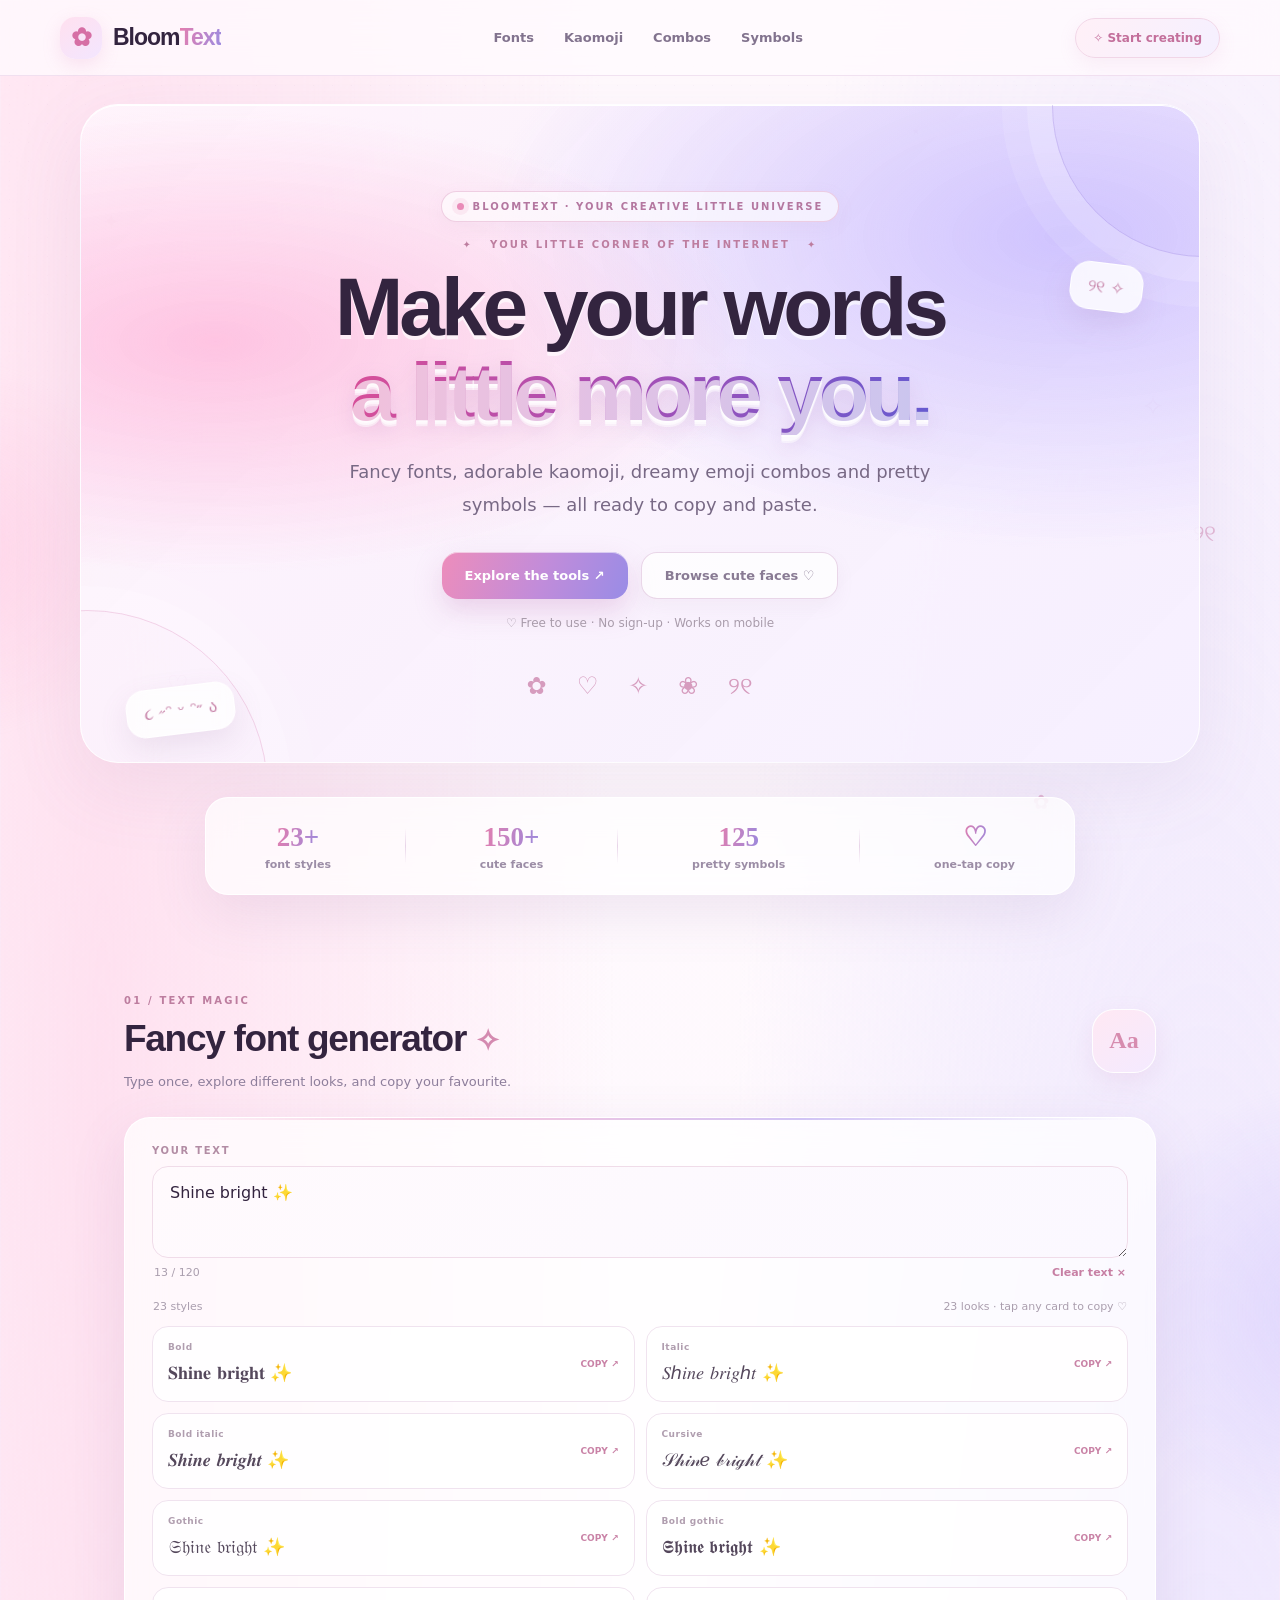
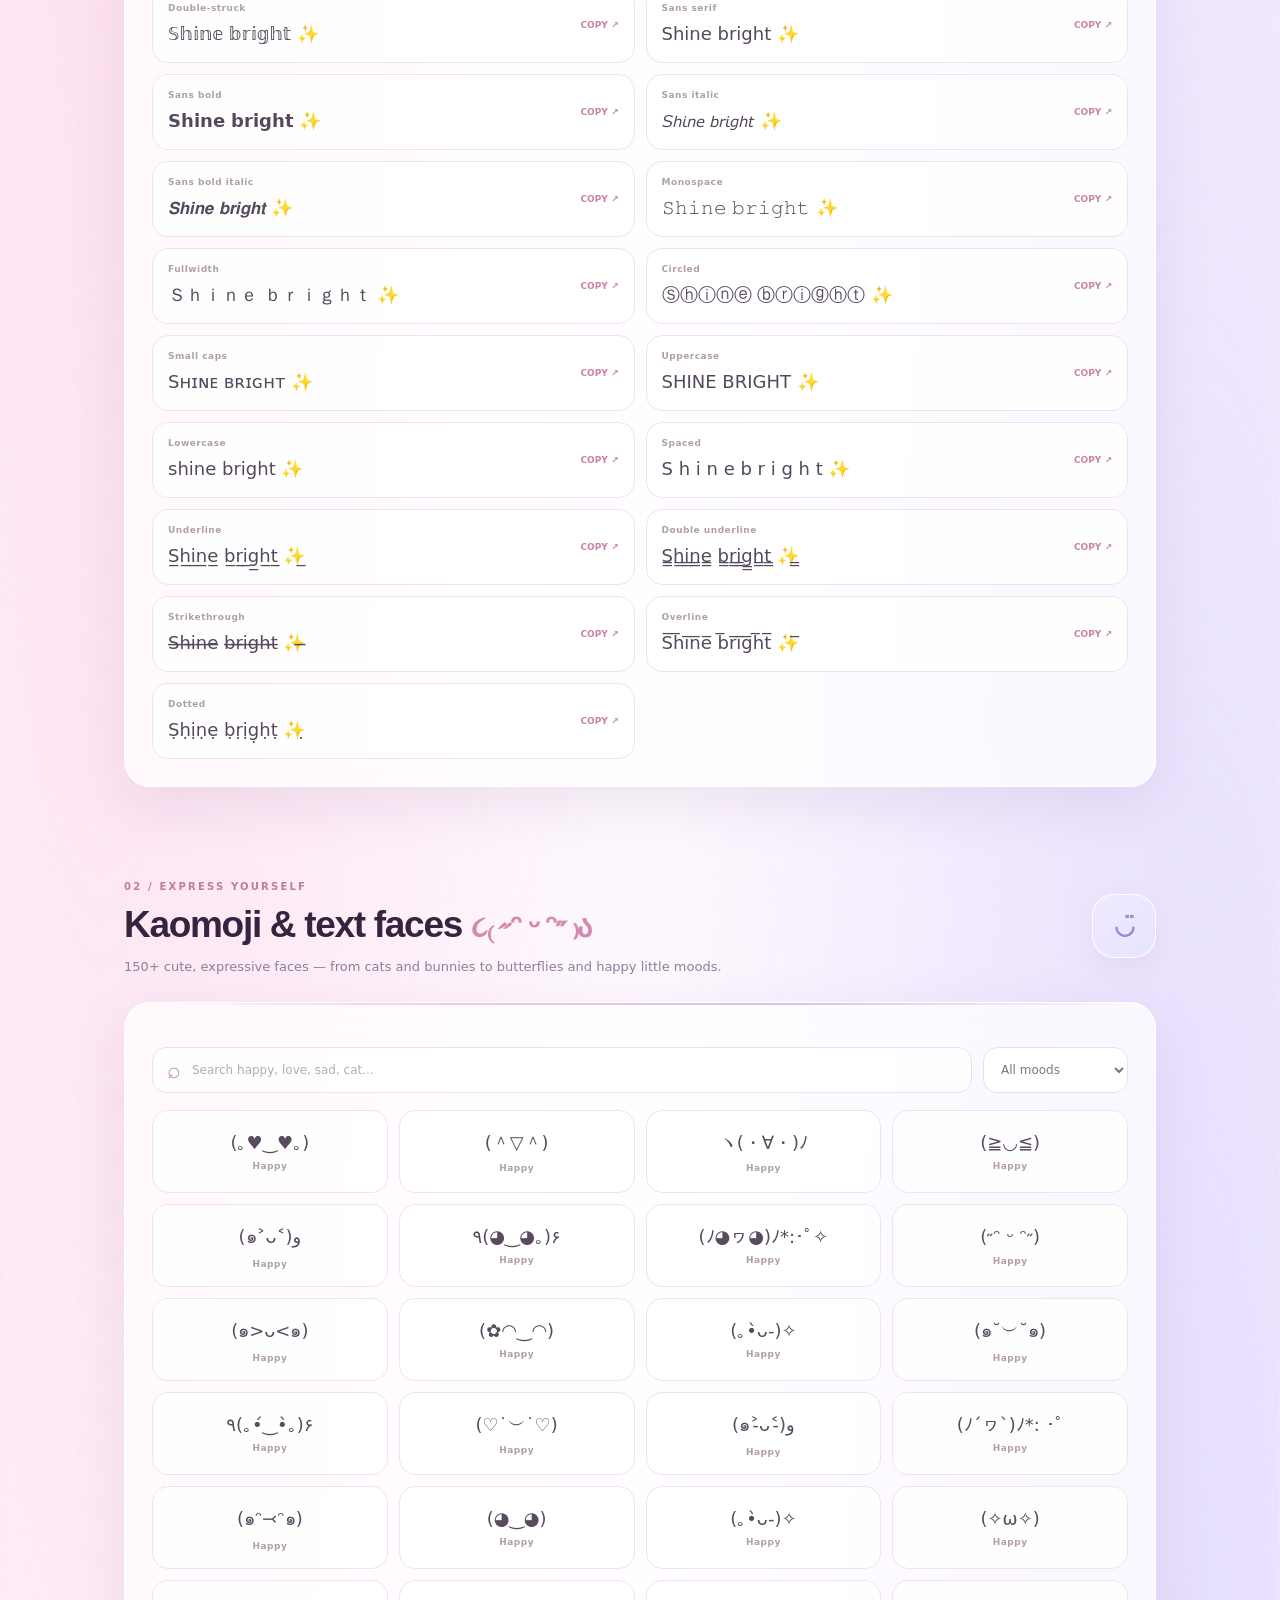
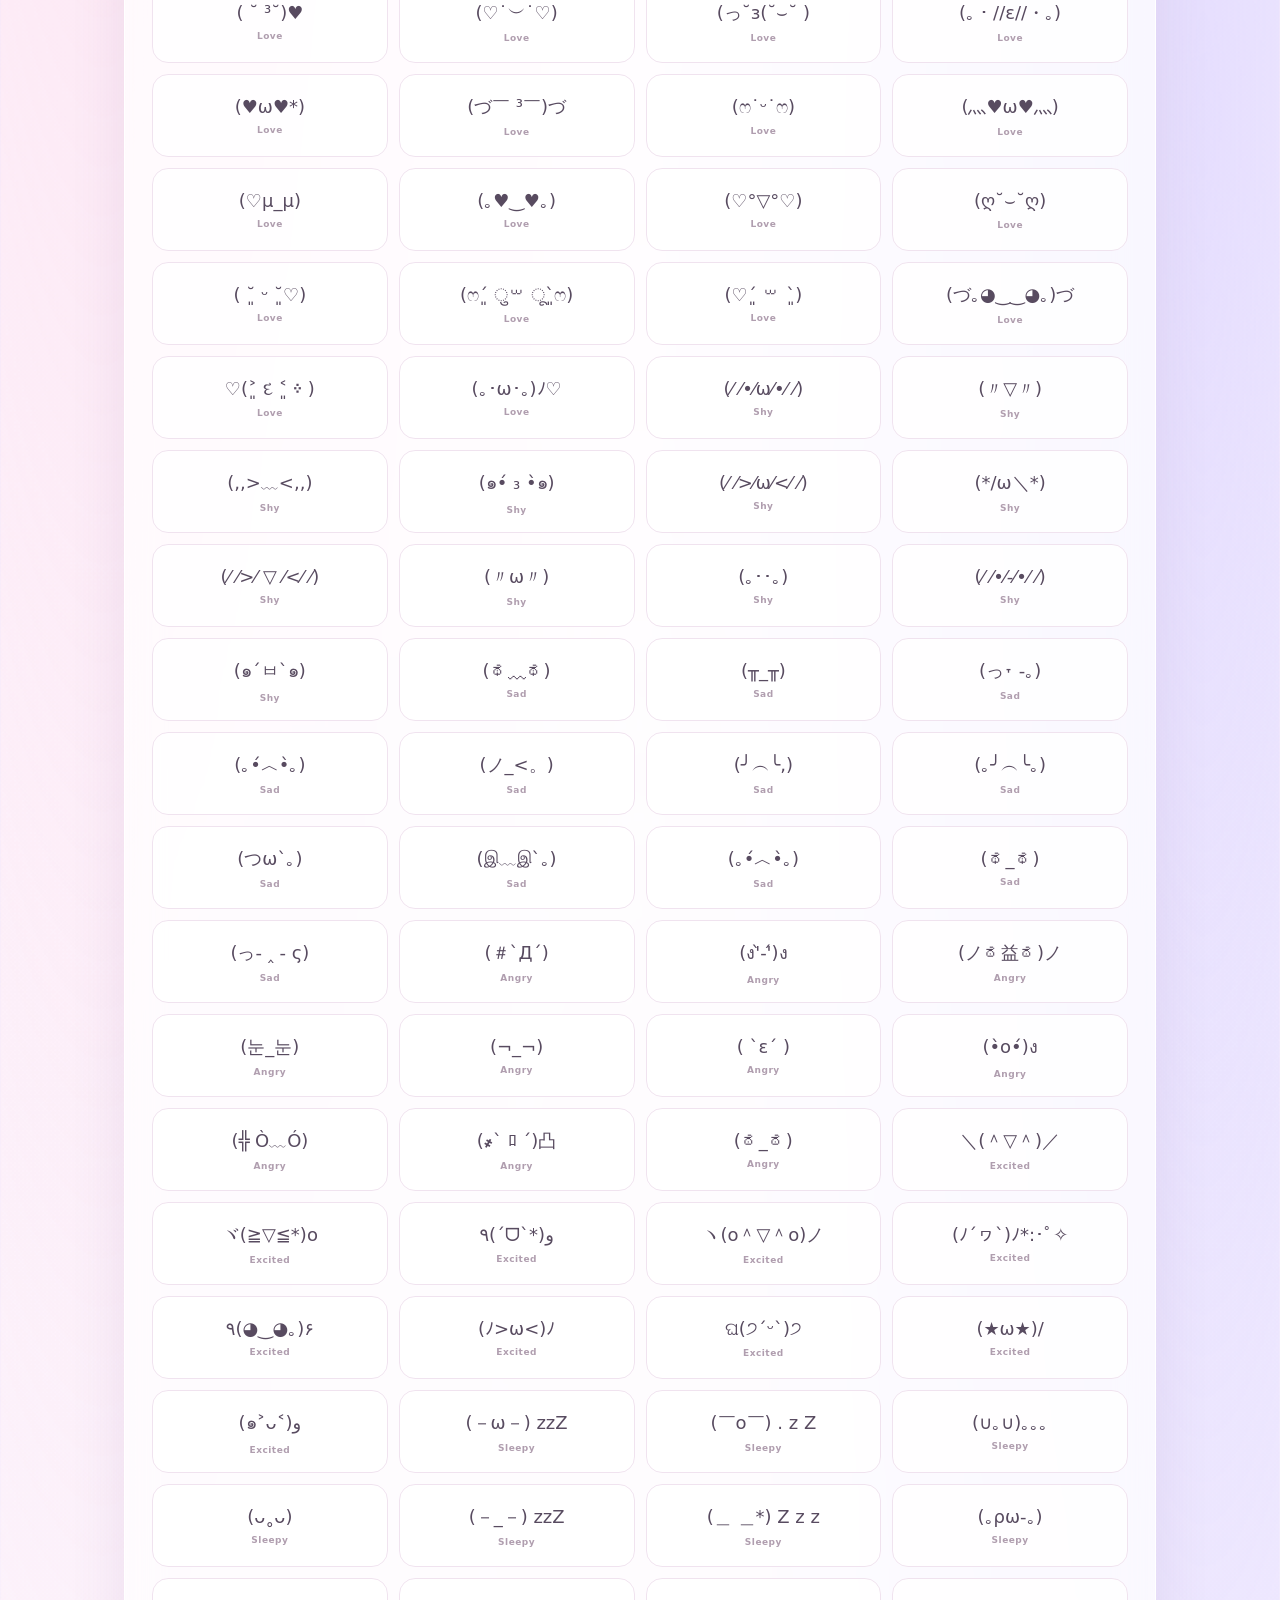
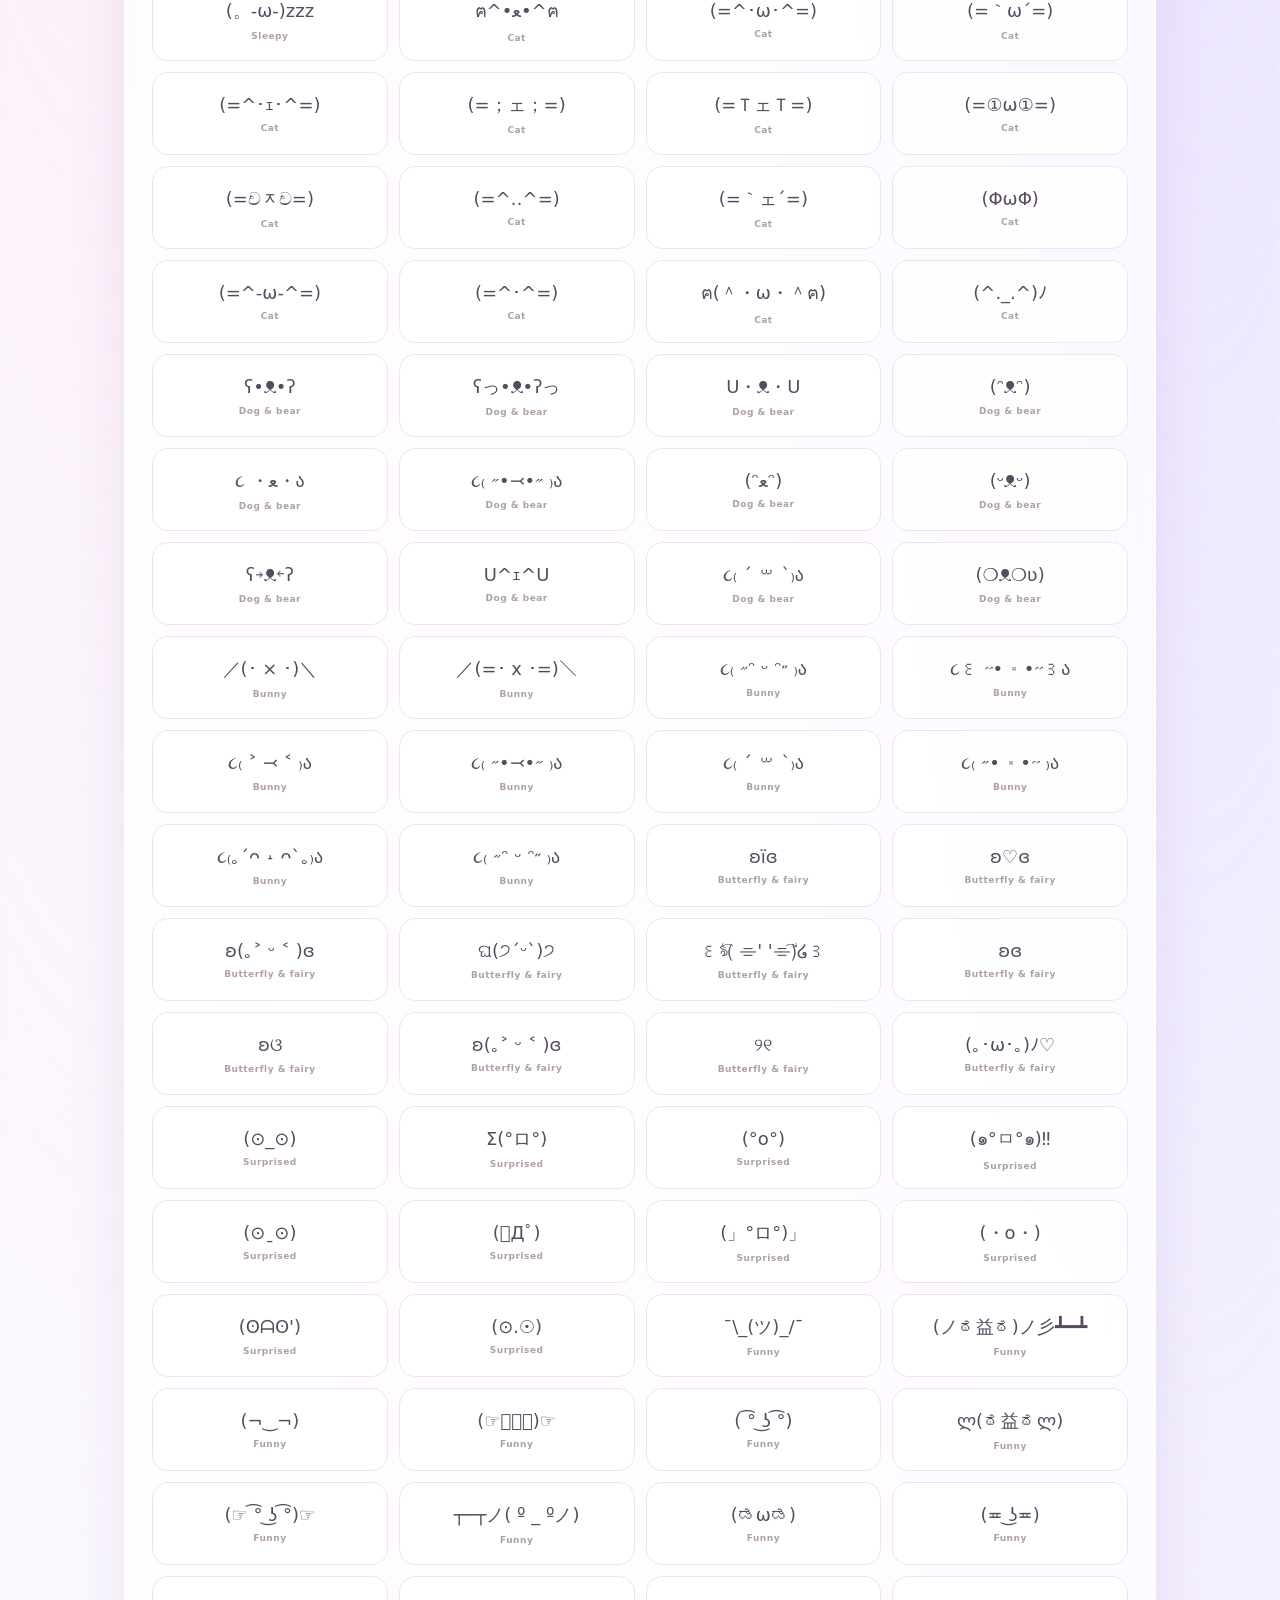
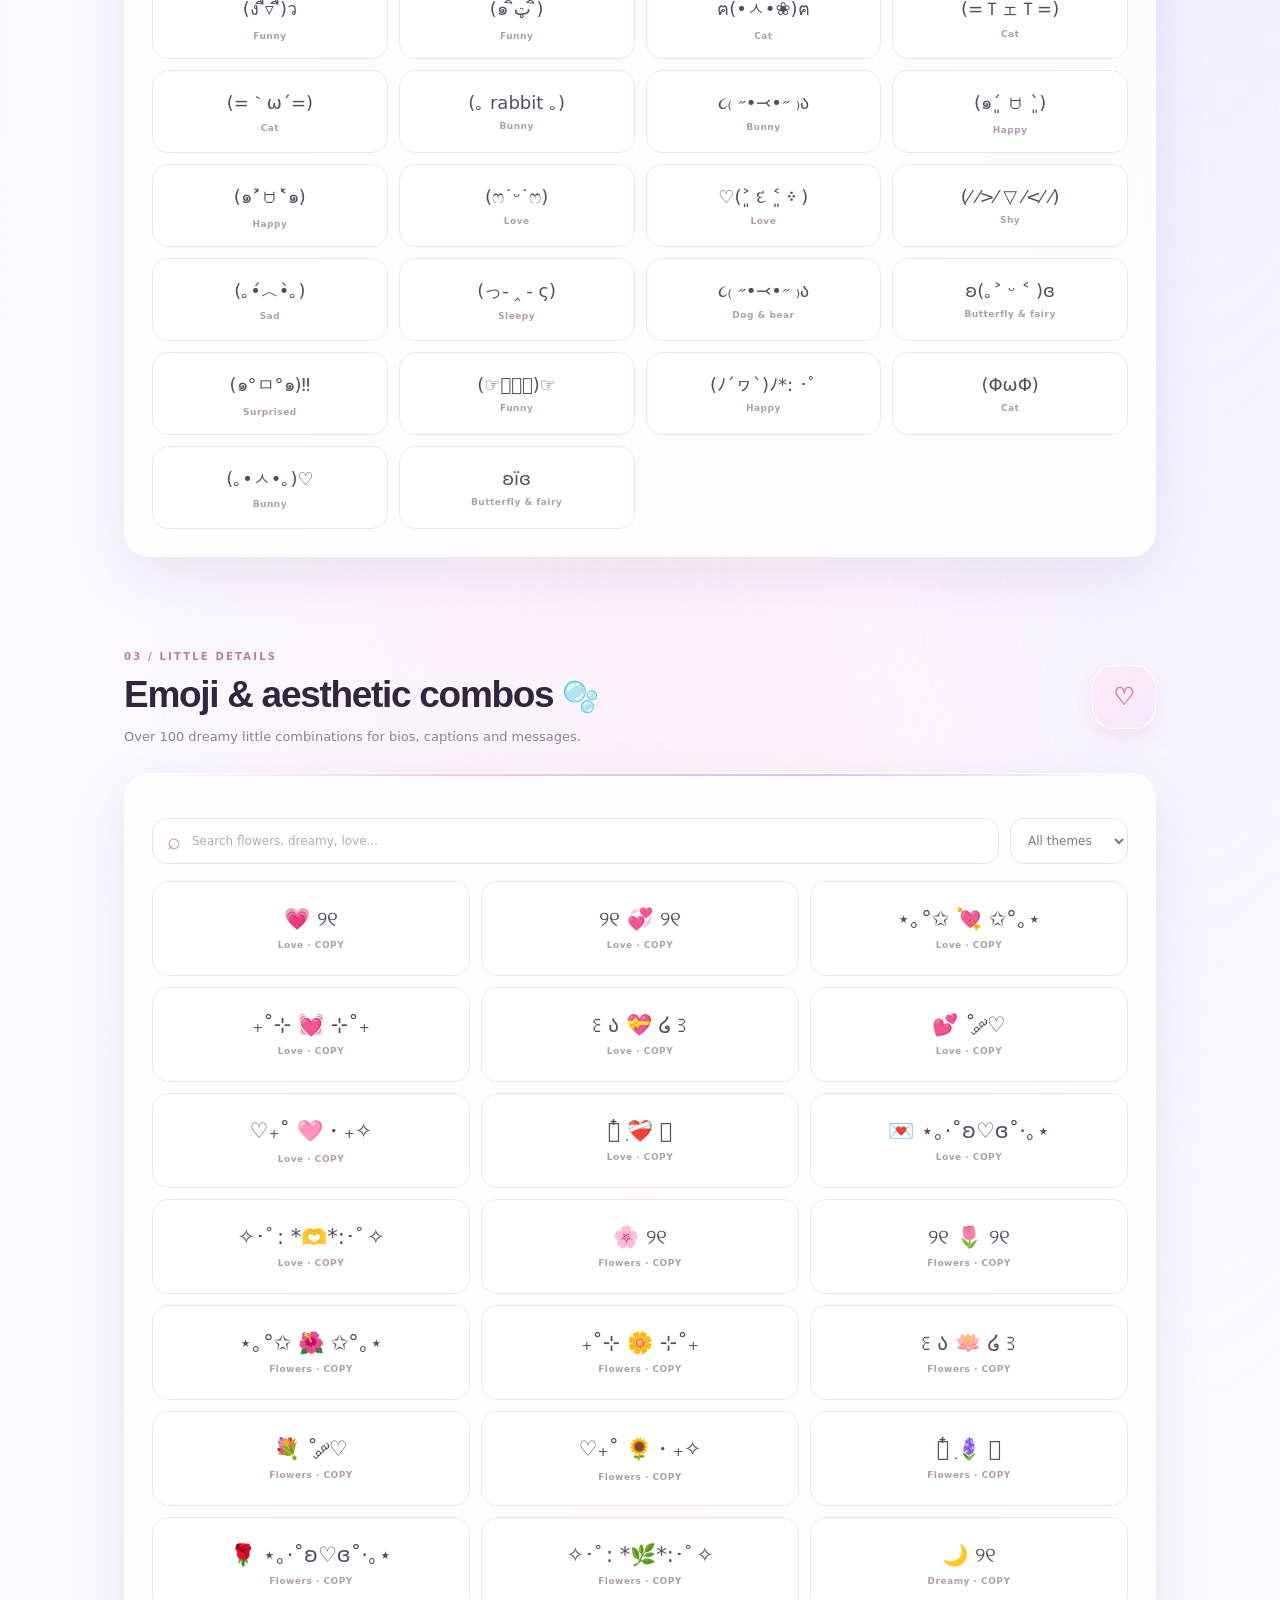
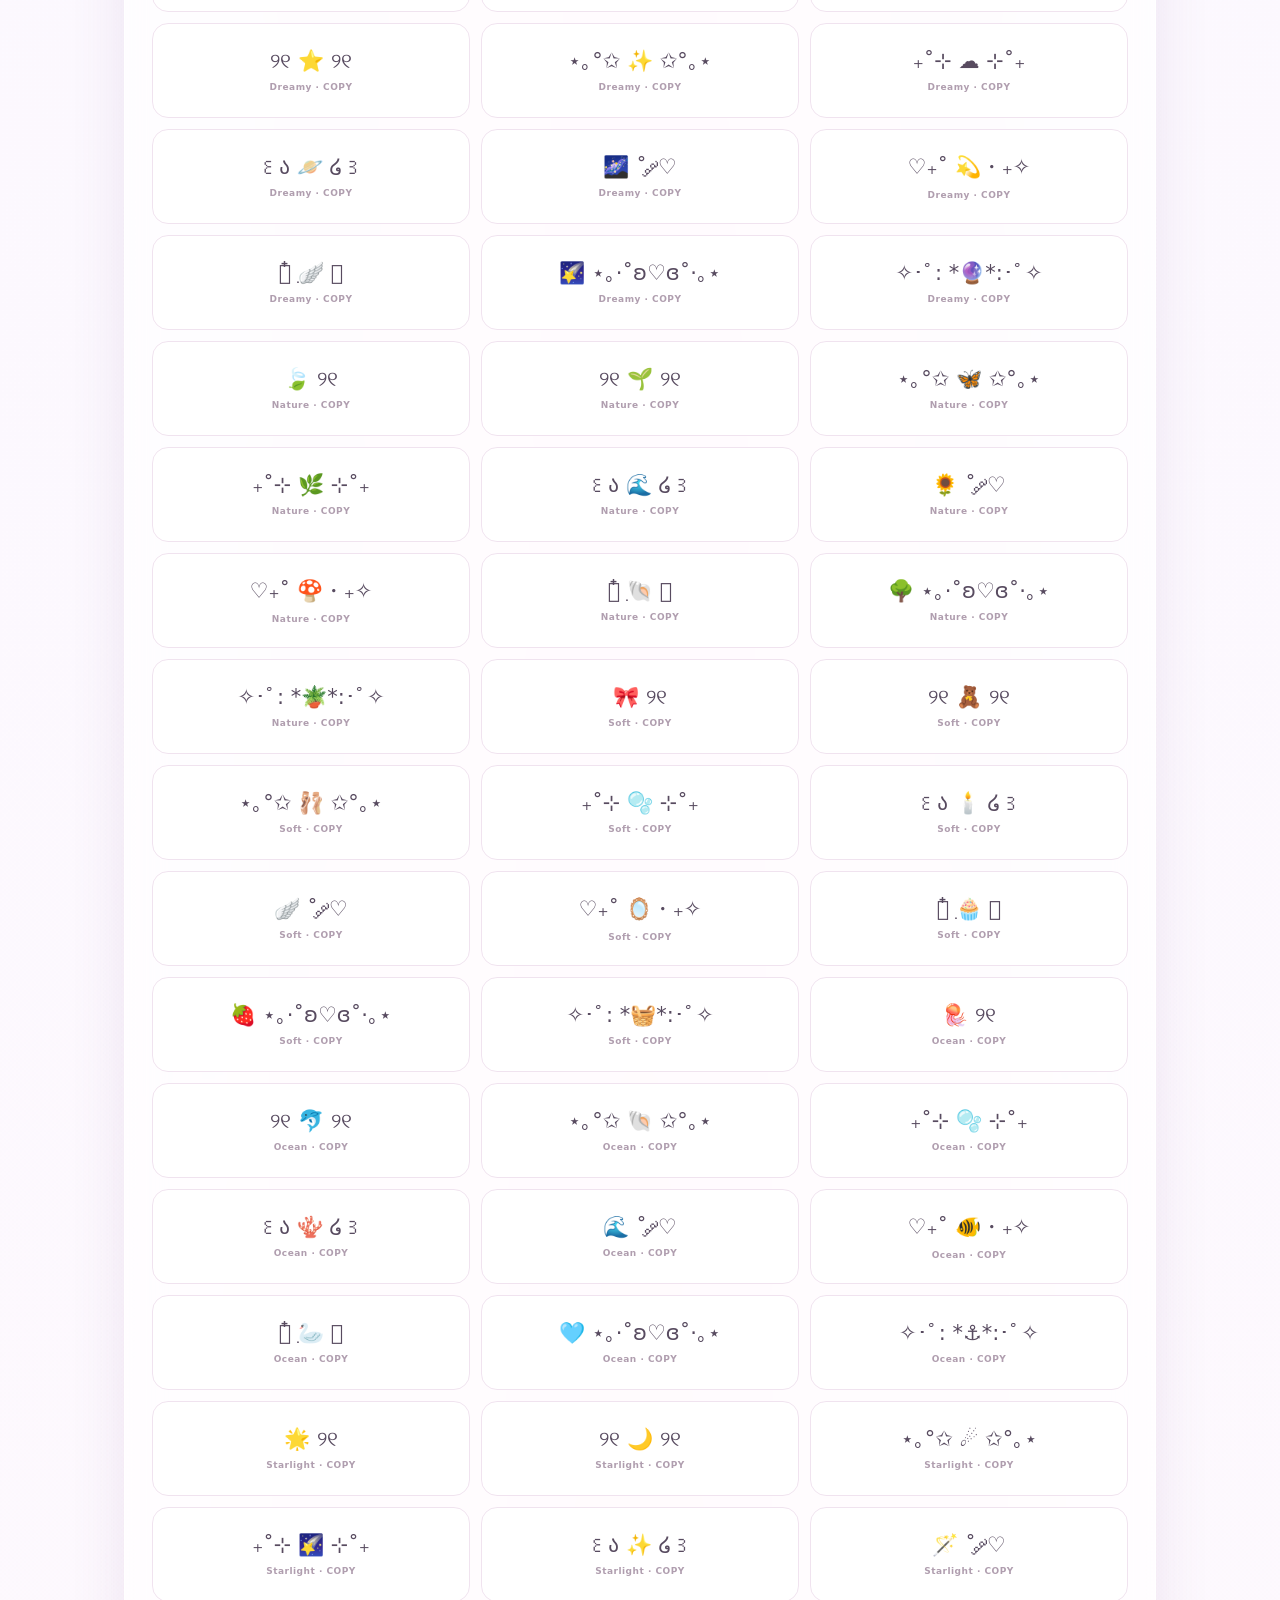
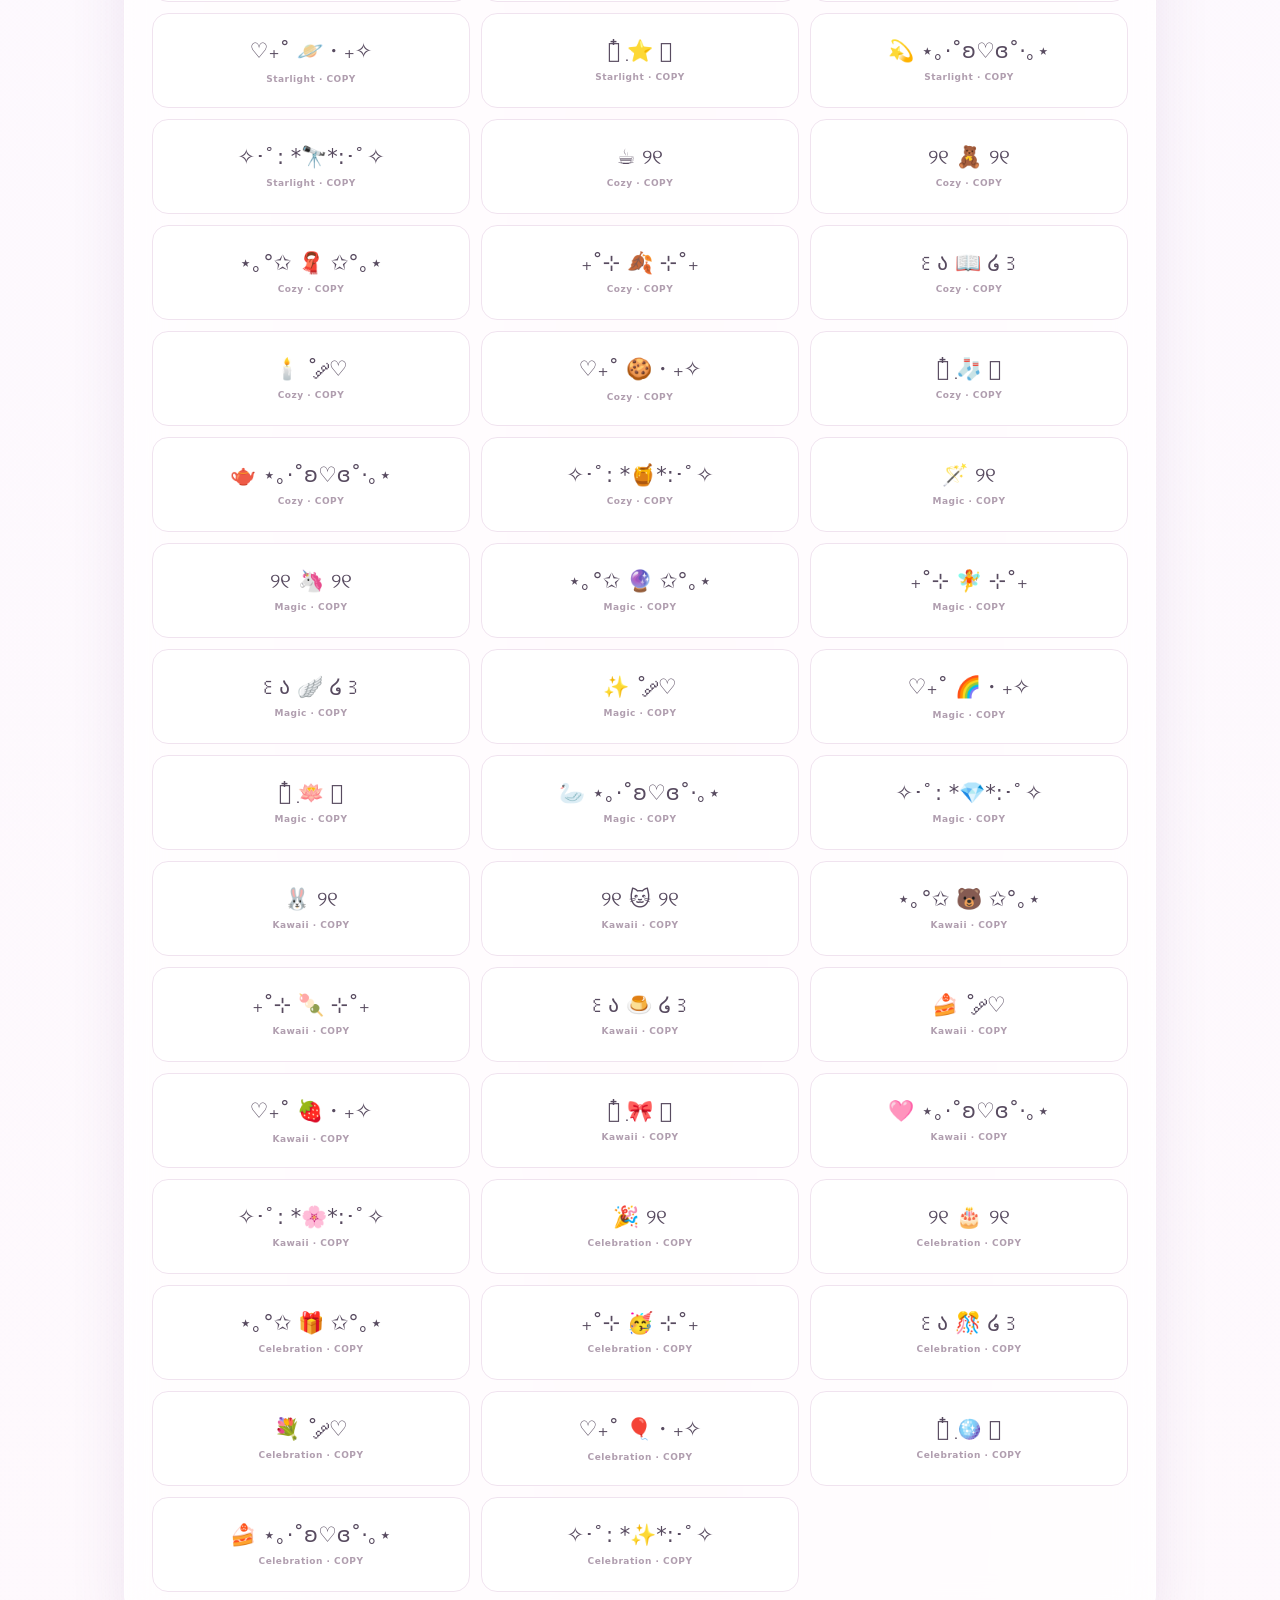
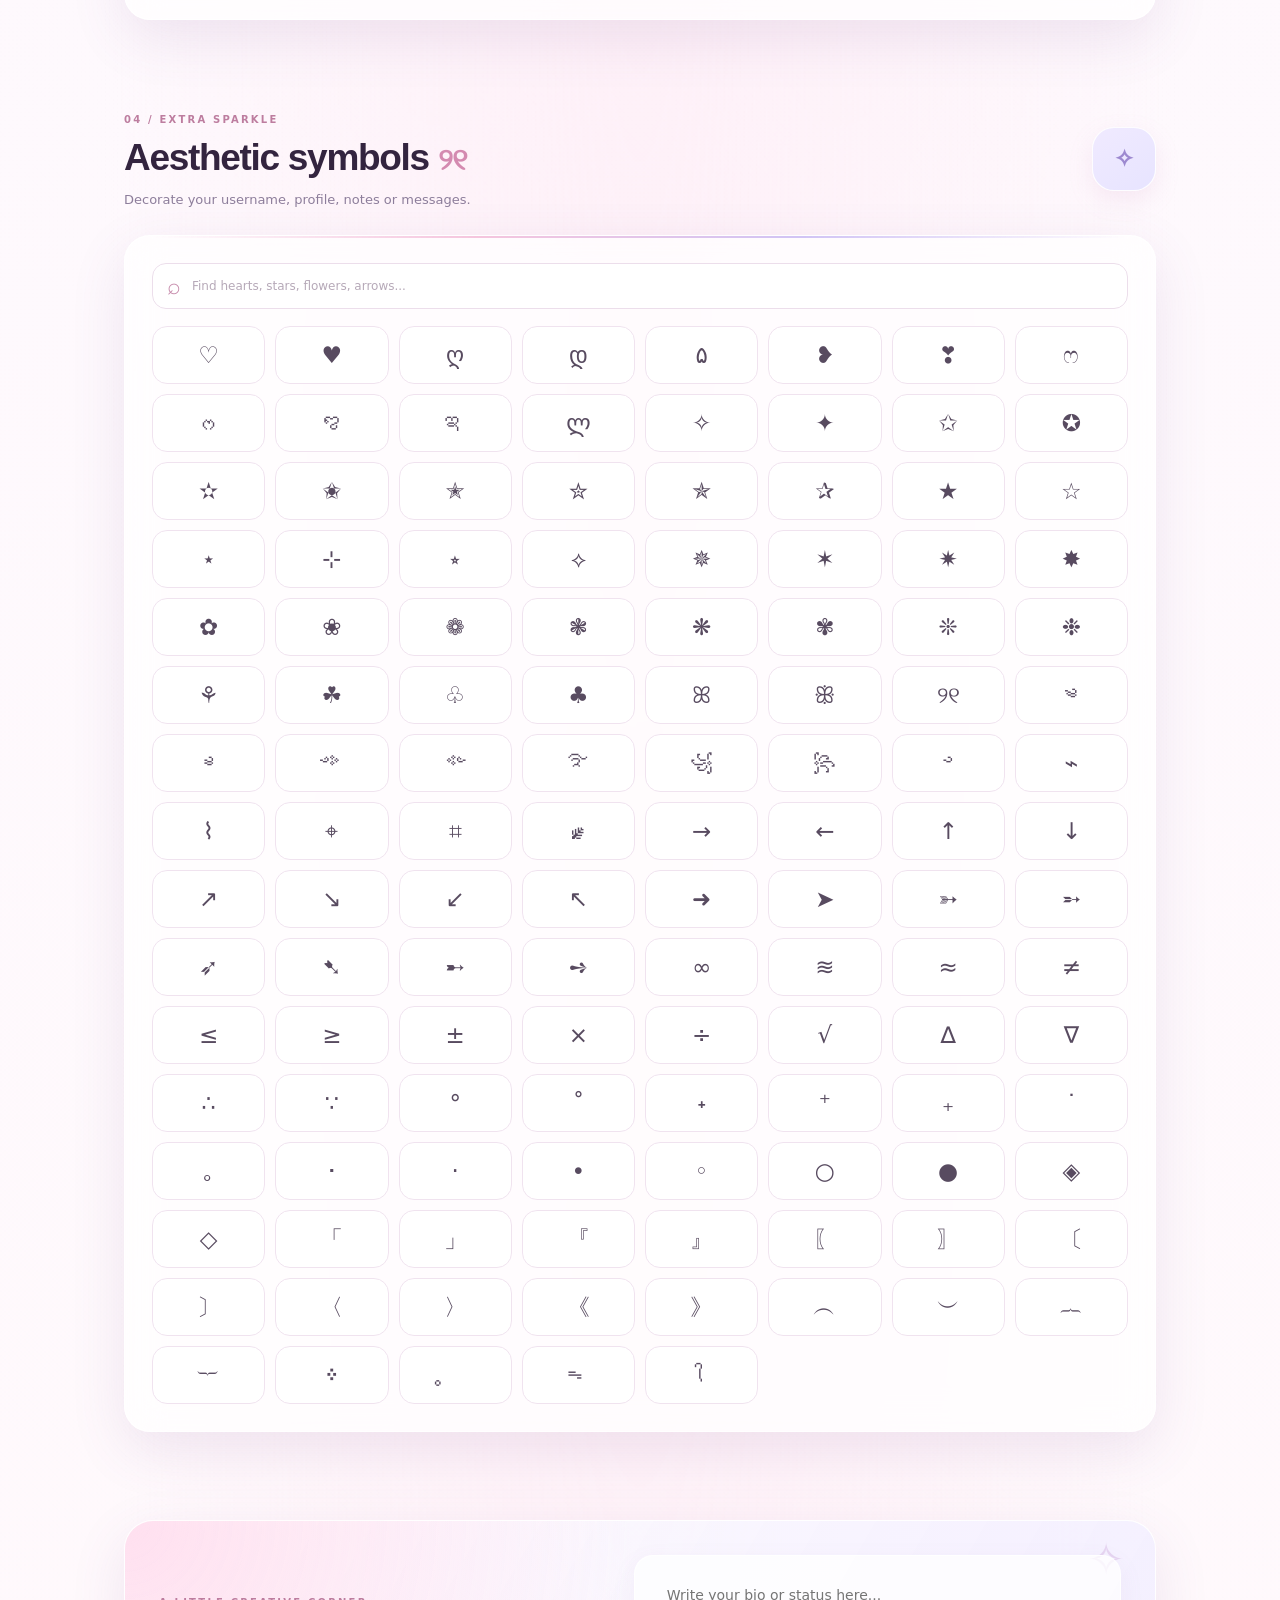
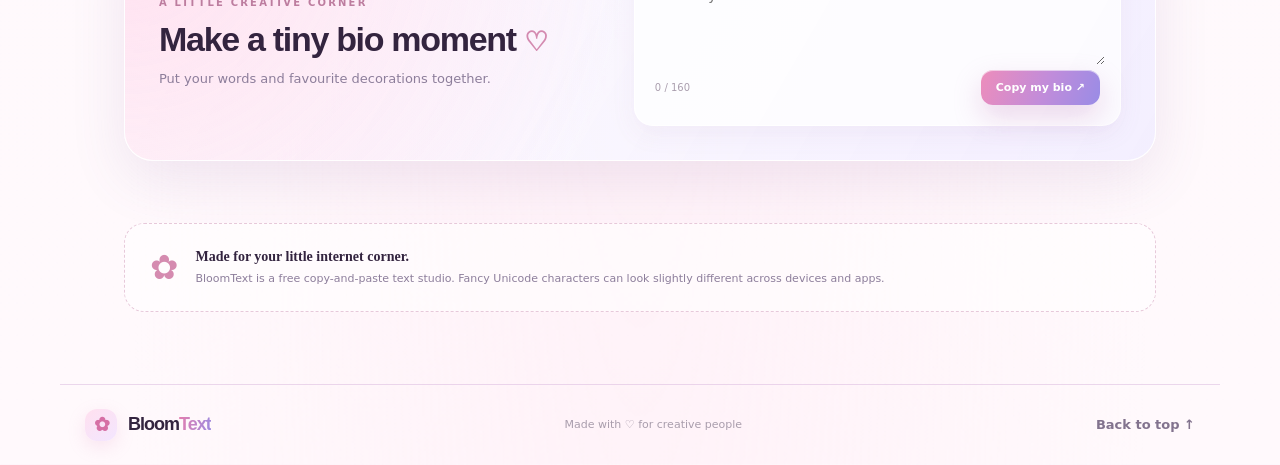
<file: index.html>
<!doctype html>
<html lang="en">
<head>
<meta charset="utf-8"><meta name="viewport" content="width=device-width,initial-scale=1">
<meta name="theme-color" content="#fff7fb">
<meta name="description" content="BloomText — a cute text studio for fancy fonts, kaomoji, emoji combos and aesthetic symbols.">
<title>BloomText — Your little text studio</title>
<link rel="preconnect" href="https://fonts.googleapis.com"><link rel="stylesheet" href="style.css">
  <script src="script.js" defer></script>
</head>
<body>
<div class="orb orb-pink" aria-hidden="true"></div><div class="orb orb-lilac" aria-hidden="true"></div><div class="ambient-stars" aria-hidden="true"><span>✦</span><span>✧</span><span>♡</span><span>✿</span><span>⋆</span><span>୨୧</span></div>
<header class="header">
<a class="brand" href="#home"><span class="brand-icon">✿</span><span>Bloom<span>Text</span></span></a>
<nav><a href="#fonts">Fonts</a><a href="#faces">Kaomoji</a><a href="#combos">Combos</a><a href="#symbols">Symbols</a></nav>
<a class="pill" href="#fonts">✧ Start creating</a>
</header>
<main id="home">
<section class="hero">
<div class="hero-inner"><div class="hero-kicker"><span class="kicker-dot"></span> BLOOMTEXT · YOUR CREATIVE LITTLE UNIVERSE</div>
<div class="eyebrow">✦ &nbsp; YOUR LITTLE CORNER OF THE INTERNET &nbsp; ✦</div>
<h1>Make your words<br><span>a little more you.</span></h1>
<p>Fancy fonts, adorable kaomoji, dreamy emoji combos and pretty symbols — all ready to copy and paste.</p>
<div class="hero-actions"><a class="btn primary" href="#fonts">Explore the tools ↗</a><a class="btn secondary" href="#faces">Browse cute faces ♡</a></div>
<div class="hero-note">♡ Free to use · No sign-up · Works on mobile</div>
<div class="decor" aria-hidden="true"><span>✿</span><span>♡</span><span>✧</span><span>❀</span><span>୨୧</span></div>
</div>
<div class="sticker sticker-a" aria-hidden="true">૮ ˶ᵔ ᵕ ᵔ˶ ა</div><div class="sticker sticker-b" aria-hidden="true">୨୧ ✧</div>
</section>
<section class="stats"><div><b>23+</b><small>font styles</small></div><i></i><div><b>150+</b><small>cute faces</small></div><i></i><div><b>125</b><small>pretty symbols</small></div><i></i><div><b>♡</b><small>one-tap copy</small></div></section>

<section class="section" id="fonts">
<div class="section-title"><div><label>01 / TEXT MAGIC</label><h2>Fancy font generator <em>✧</em></h2><p>Type once, explore different looks, and copy your favourite.</p></div><span class="badge">Aa</span></div>
<div class="panel">
<label class="field-label" for="font-input">YOUR TEXT</label><textarea id="font-input" maxlength="120" placeholder="Type something lovely...">Shine bright ✨</textarea>
<div class="meta"><span id="font-count">13 / 120</span><button id="clear-font" class="plain" type="button">Clear text ×</button></div>
<div class="caption"><span id="font-total">23 styles</span><span>23 looks · tap any card to copy ♡</span></div><div class="font-grid" id="font-results"></div>
</div></section>

<section class="section" id="faces">
<div class="section-title"><div><label>02 / EXPRESS YOURSELF</label><h2>Kaomoji & text faces <em>૮₍ ˶ᵔ ᵕ ᵔ˶ ₎ა</em></h2><p>150+ cute, expressive faces — from cats and bunnies to butterflies and happy little moods.</p></div><span class="badge lilac">◡̈</span></div>
<div class="panel"><div class="controls"><label class="search">⌕ <input id="face-search" type="search" placeholder="Search happy, love, sad, cat..."></label><select id="face-filter"><option value="all">All moods</option><option>Happy</option><option>Love</option><option>Shy</option><option>Sad</option><option>Angry</option><option>Excited</option><option>Sleepy</option><option>Cat</option><option>Dog & bear</option><option>Bunny</option><option>Butterfly & fairy</option><option>Surprised</option><option>Funny</option></select></div><div class="face-grid" id="face-results"></div></div>
</section>

<section class="section" id="combos">
<div class="section-title"><div><label>03 / LITTLE DETAILS</label><h2>Emoji & aesthetic combos <em>🫧</em></h2><p>Over 100 dreamy little combinations for bios, captions and messages.</p></div><span class="badge">♡</span></div>
<div class="panel"><div class="controls"><label class="search">⌕ <input id="combo-search" type="search" placeholder="Search flowers, dreamy, love..."></label><select id="combo-filter"><option value="all">All themes</option><option>Love</option><option>Flowers</option><option>Dreamy</option><option>Nature</option><option>Soft</option><option>Celebration</option></select></div><div class="combo-grid" id="combo-results"></div></div>
</section>

<section class="section" id="symbols">
<div class="section-title"><div><label>04 / EXTRA SPARKLE</label><h2>Aesthetic symbols <em>୨୧</em></h2><p>Decorate your username, profile, notes or messages.</p></div><span class="badge lilac">✧</span></div>
<div class="panel"><label class="search symbol-search">⌕ <input id="symbol-search" type="search" placeholder="Find hearts, stars, flowers, arrows..."></label><div class="symbol-grid" id="symbol-results"></div></div>
</section>

<section class="bio-section"><div><label> A LITTLE CREATIVE CORNER</label><h2>Make a tiny bio moment <em>♡</em></h2><p>Put your words and favourite decorations together.</p></div><div class="bio-panel"><textarea id="bio-input" maxlength="160" placeholder="Write your bio or status here..."></textarea><div class="bio-meta"><span id="bio-count">0 / 160</span><button id="copy-bio" class="btn primary" type="button">Copy my bio ↗</button></div></div></section>
<aside class="about"><span>✿</span><div><b>Made for your little internet corner.</b><p>BloomText is a free copy-and-paste text studio. Fancy Unicode characters can look slightly different across devices and apps.</p></div></aside>
</main>
<footer><a class="brand" href="#home"><span class="brand-icon">✿</span><span>Bloom<span>Text</span></span></a><span>Made with ♡ for creative people</span><a href="#home">Back to top ↑</a></footer>
<div class="toast" id="toast" role="status" aria-live="polite">Copied! ♡</div>



</body></html>
</file>
<file: style.css>
:root{
  --ink:#33243f;
  --muted:#8d7e9b;
  --pink:#f08fbd;
  --pink-deep:#d96fa7;
  --lav:#a99ae8;
  --lav-deep:#8776d1;
  --mint:#a8d9cd;
  --line:rgba(220,190,224,.58);
  --glass:rgba(255,255,255,.76);
  --shadow:0 18px 55px rgba(122,83,145,.12);
  --shadow-hover:0 22px 55px rgba(181,111,165,.2);
}
*{box-sizing:border-box}
html{scroll-behavior:smooth;scroll-padding-top:90px}
body{
  margin:0;color:var(--ink);font-family: "Trebuchet MS", "Segoe UI", system-ui, sans-serif;
  background:
    radial-gradient(ellipse at 8% 8%,rgba(255,192,221,.42),transparent 32rem),
    radial-gradient(ellipse at 94% 25%,rgba(198,186,255,.42),transparent 34rem),
    radial-gradient(ellipse at 50% 76%,rgba(255,224,238,.38),transparent 34rem),
    linear-gradient(180deg,#fff9fd 0%,#fbf8ff 48%,#fff9fc 100%);
  min-height:100vh;overflow-x:hidden;
}
body:before{
  content:"";position:fixed;inset:0;pointer-events:none;z-index:-1;opacity:.22;
  background-image:radial-gradient(rgba(180,139,190,.28) .7px,transparent .7px);
  background-size:19px 19px;mask-image:linear-gradient(to bottom,black,transparent 80%);
}
a{color:inherit}
button,input,textarea,select{font:inherit}
button{ -webkit-tap-highlight-color:transparent }
::selection{background:#f6c4dc;color:#533653}
.orb{position:absolute;z-index:-1;border-radius:50%;filter:blur(3px);pointer-events:none;animation:orbFloat 12s ease-in-out infinite}
.orb-pink{width:380px;height:380px;left:-230px;top:360px;background:radial-gradient(circle,rgba(255,183,216,.35),transparent 70%)}
.orb-lilac{width:460px;height:460px;right:-280px;top:1080px;background:radial-gradient(circle,rgba(188,174,255,.34),transparent 70%);animation-delay:-5s}
.ambient-stars{position:absolute;inset:0 0 auto;height:900px;overflow:hidden;pointer-events:none;color:#d79ac0}
.ambient-stars span{position:absolute;opacity:.65;animation:twinkle 4.8s ease-in-out infinite}
.ambient-stars span:nth-child(1){top:210px;left:8%;font-size:21px}
.ambient-stars span:nth-child(2){top:390px;right:9%;font-size:28px;animation-delay:-1s}
.ambient-stars span:nth-child(3){top:670px;left:13%;font-size:25px;animation-delay:-2s}
.ambient-stars span:nth-child(4){top:790px;right:18%;font-size:20px;animation-delay:-3s}
.ambient-stars span:nth-child(5){top:120px;right:28%;font-size:18px;animation-delay:-.6s}
.ambient-stars span:nth-child(6){top:520px;right:5%;font-size:23px;animation-delay:-2.5s}
.header{
  position:sticky;top:0;z-index:30;min-height:76px;padding:12px max(24px,calc((100vw - 1160px)/2));
  display:flex;align-items:center;justify-content:space-between;gap:20px;
  background:rgba(255,250,254,.78);border-bottom:1px solid rgba(231,207,231,.58);
  backdrop-filter:blur(18px);-webkit-backdrop-filter:blur(18px)
}
.brand{display:inline-flex;align-items:center;gap:11px;text-decoration:none;color:var(--ink);font:800 23px Manrope,sans-serif;letter-spacing:-1px;white-space:nowrap}
.brand>span:last-child>span{background:linear-gradient(100deg,#e47eaf,#9d8be0);background-clip:text;-webkit-background-clip:text;color:transparent}
.brand-icon{display:grid;place-items:center;width:42px;height:42px;border-radius:15px;background:linear-gradient(145deg,#ffe0ef,#f3e6ff);color:#d66fa5;font-size:25px;box-shadow:0 6px 18px rgba(224,135,181,.18)}
nav{display:flex;gap:clamp(13px,2.5vw,30px)}
nav a,footer>a:last-child{position:relative;color:#82738e;text-decoration:none;font-size:13px;font-weight:800;transition:color .2s}
nav a:after{content:"";position:absolute;left:0;right:100%;bottom:-7px;height:2px;border-radius:4px;background:linear-gradient(90deg,var(--pink),var(--lav));transition:right .25s}
nav a:hover:after{right:0}
nav a:hover,footer a:hover{color:var(--pink-deep)}
.pill{padding:12px 17px;border:1px solid #f1d6e7;border-radius:30px;background:linear-gradient(120deg,#fff0f7,#f5f0ff);color:#c36f9b;text-decoration:none;font-size:12px;font-weight:900;white-space:nowrap;box-shadow:0 6px 18px rgba(211,143,187,.12);transition:.25s}
.pill:hover{transform:translateY(-2px);box-shadow:0 10px 24px rgba(211,143,187,.2)}
.hero{
  position:relative;isolation:isolate;max-width:1120px;min-height:625px;margin:28px auto 34px;padding:86px 24px 62px;
  display:grid;place-items:center;text-align:center;border:1px solid rgba(255,255,255,.85);border-radius:38px;
  background:
    radial-gradient(ellipse at 14% 38%,rgba(255,199,226,.62),transparent 36%),
    radial-gradient(ellipse at 86% 24%,rgba(208,196,255,.6),transparent 38%),
    linear-gradient(135deg,rgba(255,255,255,.68),rgba(255,247,253,.56));
  box-shadow:0 24px 75px rgba(142,104,159,.10),inset 0 1px 0 white;overflow:hidden
}
.hero:before,.hero:after{content:"";position:absolute;z-index:-1;border-radius:50%;pointer-events:none}
.hero:before{width:360px;height:360px;left:-175px;bottom:-210px;border:1px solid rgba(225,154,193,.36);box-shadow:0 0 0 24px rgba(255,255,255,.14),0 0 0 48px rgba(255,255,255,.10)}
.hero:after{width:300px;height:300px;right:-155px;top:-150px;border:1px solid rgba(168,150,225,.38);box-shadow:0 0 0 25px rgba(255,255,255,.16),0 0 0 50px rgba(255,255,255,.1)}
.hero-inner{position:relative;z-index:2;width:100%;max-width:790px}
.hero-kicker{display:inline-flex;align-items:center;gap:9px;margin-bottom:17px;padding:9px 15px;border:1px solid rgba(232,190,216,.7);border-radius:30px;background:rgba(255,255,255,.62);color:#b477a0;font-size:10px;font-weight:900;letter-spacing:2px;box-shadow:0 5px 18px rgba(193,142,183,.08)}
.kicker-dot{width:7px;height:7px;border-radius:50%;background:#e98bb8;box-shadow:0 0 0 5px rgba(233,139,184,.13);animation:pulse 2.4s ease-in-out infinite}
.eyebrow{color:#bd7d9f;font-size:10px;font-weight:900;letter-spacing:2.2px}
.hero h1{margin:14px 0 20px;font:900 clamp(45px,7.5vw,82px)/1.04 Nunito,Manrope,sans-serif;letter-spacing:-4px;text-shadow:0 4px 0 rgba(255,255,255,.65)}
.hero h1 span{background:linear-gradient(100deg,#e77eaf 5%,#c38cce 48%,#9185df 95%);background-clip:text;-webkit-background-clip:text;color:transparent;filter:drop-shadow(0 6px 12px rgba(202,126,179,.15))}
.hero-inner>p{max-width:600px;margin:0 auto;color:#8c7d99;font-size:clamp(15px,2vw,18px);line-height:1.85}
.hero-actions{display:flex;justify-content:center;flex-wrap:wrap;gap:13px;margin:31px 0 17px}
.btn{display:inline-flex;align-items:center;justify-content:center;gap:8px;padding:15px 23px;border:0;border-radius:16px;text-decoration:none;font-size:13px;font-weight:900;cursor:pointer;transition:transform .22s,box-shadow .22s,filter .22s}
.btn:hover{transform:translateY(-3px) scale(1.015)}
.primary{color:white;background:linear-gradient(110deg,#ed8dbb 0%,#c18cda 54%,#998ce6 100%);box-shadow:0 12px 28px rgba(195,129,190,.30),inset 0 1px 0 rgba(255,255,255,.55)}
.primary:hover{box-shadow:0 16px 34px rgba(195,129,190,.38);filter:saturate(1.08)}
.secondary{color:#897b94;background:rgba(255,255,255,.76);border:1px solid rgba(231,210,230,.9);box-shadow:0 7px 18px rgba(149,117,162,.07)}
.hero-note{color:#a99cab;font-size:12px}
.decor{display:flex;justify-content:center;gap:30px;margin-top:42px;color:#d69cbe;font-size:24px}
.decor span{display:inline-block;animation:floaty 4s ease-in-out infinite}
.decor span:nth-child(2){animation-delay:-.8s}.decor span:nth-child(3){animation-delay:-1.6s}.decor span:nth-child(4){animation-delay:-2.4s}.decor span:nth-child(5){animation-delay:-3.2s}
.sticker{position:absolute;z-index:3;padding:13px 17px;border:1px solid rgba(255,255,255,.95);border-radius:19px;background:rgba(255,255,255,.82);backdrop-filter:blur(10px);box-shadow:0 12px 30px rgba(147,104,158,.14);color:#c783a8;font-size:17px;pointer-events:none;animation:floaty 5s ease-in-out infinite}
.sticker-a{left:5%;top:64%;transform:rotate(-7deg)}
.sticker-b{right:6%;top:27%;transform:rotate(7deg);animation-delay:-2s}
.stats{max-width:870px;margin:0 auto 94px;padding:23px 28px;display:flex;justify-content:space-around;align-items:center;gap:12px;border:1px solid rgba(255,255,255,.9);border-radius:23px;background:rgba(255,255,255,.7);backdrop-filter:blur(16px);box-shadow:var(--shadow)}
.stats div{display:flex;flex-direction:column;align-items:center;gap:5px}
.stats b{background:linear-gradient(100deg,#e37eae,#9a89dd);background-clip:text;-webkit-background-clip:text;color:transparent;font:900 27px Nunito}
.stats small{color:#9c8da6;font-size:11px;font-weight:700}
.stats i{width:1px;height:36px;background:linear-gradient(transparent,#e8d4e8,transparent)}
.section{max-width:1080px;margin:0 auto 88px;padding:0 24px}
.section-title{display:flex;justify-content:space-between;align-items:center;gap:20px;margin-bottom:24px}
.section-title label,.bio-section label{display:inline-block;color:#bd7d9f;font-size:10px;font-weight:900;letter-spacing:2.2px}
.section-title h2,.bio-section h2{margin:9px 0;font:900 clamp(26px,4vw,37px)/1.2 Nunito,Manrope,sans-serif;letter-spacing:-1.3px}
.section-title h2 em,.bio-section h2 em{color:#d48ab0;font-style:normal;font-size:.8em}
.section-title p,.bio-section p{margin:0;color:var(--muted);font-size:13px;line-height:1.7}
.badge{flex:0 0 64px;width:64px;height:64px;display:grid;place-items:center;border:1px solid rgba(255,255,255,.9);border-radius:22px;background:linear-gradient(145deg,#ffe8f3,#f4eaff);color:#d78caf;font:900 24px Nunito;box-shadow:0 9px 25px rgba(202,144,190,.15);animation:badgeFloat 5s ease-in-out infinite}
.badge.lilac{background:linear-gradient(145deg,#f0eaff,#e7e4ff);color:#9d89d0}
.panel{position:relative;padding:27px;border:1px solid rgba(255,255,255,.96);border-radius:26px;background:rgba(255,255,255,.73);backdrop-filter:blur(18px);box-shadow:var(--shadow);overflow:hidden}
.panel:before{content:"";position:absolute;top:0;left:28px;right:28px;height:2px;background:linear-gradient(90deg,transparent,#f2b7d5,#c5b5f2,transparent);opacity:.8}
.field-label{display:block;margin-bottom:10px;color:#b28ca4;font-size:10px;font-weight:900;letter-spacing:1.7px}
#font-input,.bio-panel textarea{display:block;width:100%;min-height:92px;resize:vertical;padding:16px 17px;border:1px solid #f0dce9;border-radius:16px;outline:none;background:linear-gradient(135deg,#fffafd,#fbf8ff);color:var(--ink);font-size:16px;transition:border .2s,box-shadow .2s}
#font-input:focus,.bio-panel textarea:focus,.search:focus-within,select:focus{border-color:#e6a4c4;box-shadow:0 0 0 4px rgba(247,211,231,.48)}
.meta{display:flex;justify-content:space-between;margin:8px 2px 21px;color:#aa9eae;font-size:11px}
.plain{padding:0;border:0;background:none;color:#c77fa4;font-size:11px;font-weight:800;cursor:pointer}
.controls{display:flex;align-items:center;gap:11px;margin:17px 0}
.search{min-width:0;min-height:46px;flex:1;display:flex;align-items:center;gap:9px;padding:0 14px;border:1px solid #ecdeeb;border-radius:14px;background:rgba(255,255,255,.82);color:#c78cac;font-size:23px;transition:.2s}
.search input{width:100%;min-width:0;border:0;outline:0;background:transparent;color:var(--ink);font-size:12px}
.search input::placeholder{color:#b6a9b8}
.controls select{max-width:190px;min-height:46px;padding:0 13px;border:1px solid #ecdeeb;border-radius:14px;outline:0;background:rgba(255,255,255,.88);color:#807386;font-size:12px}
.caption{display:flex;justify-content:space-between;gap:12px;margin:13px 1px;color:#aa9eae;font-size:11px}
.font-grid{display:grid;grid-template-columns:repeat(2,minmax(0,1fr));gap:11px}
.font-card,.face-card,.combo-card,.symbol-card{border:1px solid #f0e3ef;background:rgba(255,255,255,.8);color:#584b60;cursor:pointer;transition:transform .2s,border-color .2s,background .2s,box-shadow .2s}
.font-card{min-width:0;display:flex;justify-content:space-between;align-items:center;gap:12px;padding:15px;border-radius:16px;text-align:left}
.font-card:hover,.face-card:hover,.combo-card:hover,.symbol-card:hover{border-color:#e5b0ca;background:linear-gradient(135deg,#fff7fb,#f8f4ff);transform:translateY(-4px);box-shadow:0 10px 23px rgba(183,130,180,.13)}
.font-preview-wrap{min-width:0;display:flex;flex-direction:column;gap:7px}
.font-preview-wrap small,.face-card small,.combo-card small{color:#b09eaf;font-size:9px;font-weight:900;letter-spacing:.5px}
.font-preview{overflow-wrap:anywhere;color:#55485c;font-size:17px}
.copy-label{flex:0 0 auto;color:#c982a6;font-size:9px;font-weight:900}
.face-grid{display:grid;grid-template-columns:repeat(4,minmax(0,1fr));gap:11px}
.face-card{min-width:0;min-height:83px;padding:11px 6px;display:flex;flex-direction:column;justify-content:center;align-items:center;gap:8px;border-radius:16px}
.face-text{font-size:18px;overflow-wrap:anywhere}
.combo-grid{display:grid;grid-template-columns:repeat(3,minmax(0,1fr));gap:11px}
.combo-card{min-width:0;min-height:95px;padding:14px 9px;display:flex;flex-direction:column;align-items:center;justify-content:center;gap:9px;border-radius:16px}
.combo-card>span{font-size:21px;text-align:center;overflow-wrap:anywhere}
.symbol-search{margin:0 0 17px}
.symbol-grid{display:grid;grid-template-columns:repeat(8,minmax(0,1fr));gap:10px}
.symbol-card{min-height:58px;border-radius:15px;font-size:23px}
.symbol-card:hover{color:#d36fa4}
.empty{grid-column:1/-1;margin:0;padding:28px;text-align:center;color:#aa9eae;font-size:13px}
.bio-section{max-width:1032px;margin:0 auto 62px;padding:34px;display:grid;grid-template-columns:1fr 1.1fr;align-items:center;gap:32px;border:1px solid rgba(255,255,255,.95);border-radius:29px;background:radial-gradient(circle at 0% 0%,rgba(255,219,237,.88),transparent 48%),linear-gradient(120deg,rgba(255,255,255,.82),rgba(242,237,255,.9));box-shadow:var(--shadow);position:relative;overflow:hidden}
.bio-section:after{content:"✧";position:absolute;right:30px;top:12px;color:rgba(195,148,207,.3);font-size:45px;animation:twinkle 4s infinite}
.bio-section h2{font-size:clamp(25px,3.5vw,34px)}
.bio-panel{position:relative;z-index:1;padding:15px;border:1px solid rgba(255,255,255,.95);border-radius:19px;background:rgba(255,255,255,.76);box-shadow:0 8px 25px rgba(154,116,165,.08)}
.bio-panel textarea{min-height:94px;border:0;background:transparent;font-size:14px}
.bio-meta{display:flex;align-items:center;justify-content:space-between;padding:5px;color:#aa9eae;font-size:10px}
.bio-meta .btn{padding:11px 15px;border-radius:12px;font-size:11px}
.about{max-width:1032px;margin:0 auto 72px;padding:22px 25px;display:flex;align-items:center;gap:17px;border:1px dashed #e7c9da;border-radius:20px;background:rgba(255,255,255,.56)}
.about>span{color:#d58bb0;font-size:34px;animation:floaty 5s ease-in-out infinite}
.about b{font:900 14px Nunito}
.about p{margin:5px 0 0;color:var(--muted);font-size:11px;line-height:1.7}
footer{max-width:1160px;margin:auto;padding:24px 25px;display:flex;align-items:center;justify-content:space-between;gap:15px;border-top:1px solid var(--line);color:#a99dac;font-size:11px}
footer .brand{font-size:18px}footer .brand-icon{width:32px;height:32px;border-radius:12px;font-size:19px}
.toast{position:fixed;z-index:60;left:50%;bottom:24px;max-width:calc(100% - 32px);padding:13px 20px;border:1px solid rgba(255,255,255,.2);border-radius:30px;background:linear-gradient(100deg,#49344f,#695477);color:white;box-shadow:0 12px 32px rgba(49,31,57,.24);font-size:12px;opacity:0;pointer-events:none;transform:translate(-50%,14px);transition:.25s}
.toast.show{opacity:1;transform:translate(-50%,0)}
.reveal-ready{opacity:0;transform:translateY(22px);transition:opacity .7s ease,transform .7s cubic-bezier(.2,.7,.2,1)}
.reveal-ready.is-visible{opacity:1;transform:translateY(0)}
@keyframes floaty{0%,100%{translate:0 0}50%{translate:0 -9px}}
@keyframes badgeFloat{0%,100%{transform:rotate(0) translateY(0)}50%{transform:rotate(4deg) translateY(-5px)}}
@keyframes pulse{0%,100%{transform:scale(1);opacity:1}50%{transform:scale(.78);opacity:.65}}
@keyframes twinkle{0%,100%{transform:scale(.88) rotate(-8deg);opacity:.35}50%{transform:scale(1.12) rotate(10deg);opacity:.9}}
@keyframes orbFloat{0%,100%{transform:translateY(0)}50%{transform:translateY(-35px)}}
@media(max-width:760px){
 .header{min-height:68px;padding:10px 16px}.brand{font-size:20px}nav{display:none}.pill{padding:10px 13px;font-size:11px}
 .hero{min-height:570px;margin:15px 12px 28px;padding:78px 20px 44px;border-radius:29px}
 .hero h1{letter-spacing:-2.8px}.sticker{font-size:14px;padding:10px 12px}.sticker-a{left:2%;top:77%}.sticker-b{right:2%;top:16%}
 .stats{margin:0 14px 75px;padding:18px 10px;gap:7px}.stats b{font-size:21px}.stats small{font-size:9px}
 .section{margin-bottom:68px;padding:0 16px}.panel{padding:19px;border-radius:21px}
 .face-grid{grid-template-columns:repeat(3,minmax(0,1fr))}.combo-grid{grid-template-columns:repeat(2,minmax(0,1fr))}.symbol-grid{grid-template-columns:repeat(6,minmax(0,1fr))}
 .bio-section,.about{margin-left:16px;margin-right:16px}.bio-section{padding:25px;grid-template-columns:1fr;gap:20px}
}
@media(max-width:480px){
 .hero{min-height:555px;padding-top:72px}.hero-kicker{font-size:8px;letter-spacing:1.1px;padding:8px 11px}
 .hero h1{font-size:clamp(39px,11vw,53px);letter-spacing:-2.4px}.hero-inner>p{font-size:15px}
 .hero-actions{gap:9px}.btn{padding:13px 15px;font-size:12px}.decor{gap:19px;margin-top:35px}
 .sticker-a{top:80%;left:1%}.sticker-b{top:13%;right:1%}
 .stats{border-radius:17px}.stats i{height:27px}.stats b{font-size:17px}.stats small{font-size:8px}
 .section-title{align-items:flex-start}.section-title h2{font-size:25px}.section-title p{font-size:12px}
 .badge{flex-basis:49px;width:49px;height:49px;border-radius:17px;font-size:19px}
 .panel{padding:14px;border-radius:18px}.controls{align-items:stretch;flex-direction:column}.controls select{max-width:none;width:100%}
 .font-grid{grid-template-columns:1fr}.face-grid{grid-template-columns:repeat(2,minmax(0,1fr))}.symbol-grid{grid-template-columns:repeat(5,minmax(0,1fr))}
 .caption{font-size:10px}footer{flex-wrap:wrap;padding:20px 16px}footer>span{order:3;width:100%;text-align:center}
}
@media(prefers-reduced-motion:reduce){
 *,*::before,*::after{scroll-behavior:auto!important;animation-duration:.01ms!important;animation-iteration-count:1!important;transition-duration:.01ms!important}
 .reveal-ready{opacity:1;transform:none}
}


/* Small-screen polish: decorative stickers never cover the headline or buttons. */
@media (max-width: 600px) {
  .sticker-a { top: auto; bottom: 18px; left: 12px; }
  .sticker-b { top: 18px; right: 12px; }
  .hero-inner { position: relative; z-index: 2; }
  .hero-actions { position: relative; z-index: 3; }
}


/* BloomText v2 — readable anime-pastel polish */
.hero h1 span{
  display:inline-block;
  background:linear-gradient(100deg,#d84f98 0%,#a64fb5 48%,#665bd0 100%);
  background-clip:text;-webkit-background-clip:text;color:transparent;
  -webkit-text-fill-color:transparent;
  filter:drop-shadow(0 2px 0 rgba(255,255,255,.8)) drop-shadow(0 5px 10px rgba(157,83,163,.16));
}
.hero{background:
 radial-gradient(ellipse at 12% 36%,rgba(255,177,216,.72),transparent 39%),
 radial-gradient(ellipse at 88% 20%,rgba(191,177,255,.72),transparent 42%),
 linear-gradient(135deg,rgba(255,244,251,.94),rgba(245,239,255,.92));}
.hero-inner>p{color:#786985}
.sticker-a{left:4%;bottom:28px;top:auto}
.sticker-b{right:5%;top:24%}
.font-grid{grid-template-columns:repeat(2,minmax(0,1fr))}
.font-preview{font-size:18px;line-height:1.5}
.face-card,.combo-card,.symbol-card{user-select:none}
.face-card:active,.combo-card:active,.symbol-card:active,.font-card:active{transform:scale(.97)}
@media(max-width:600px){
 .sticker-a{bottom:16px;left:12px;top:auto}
 .sticker-b{top:14px;right:12px}
 .hero h1 span{line-height:1.18}
 .font-grid{grid-template-columns:1fr}
}
</file>
